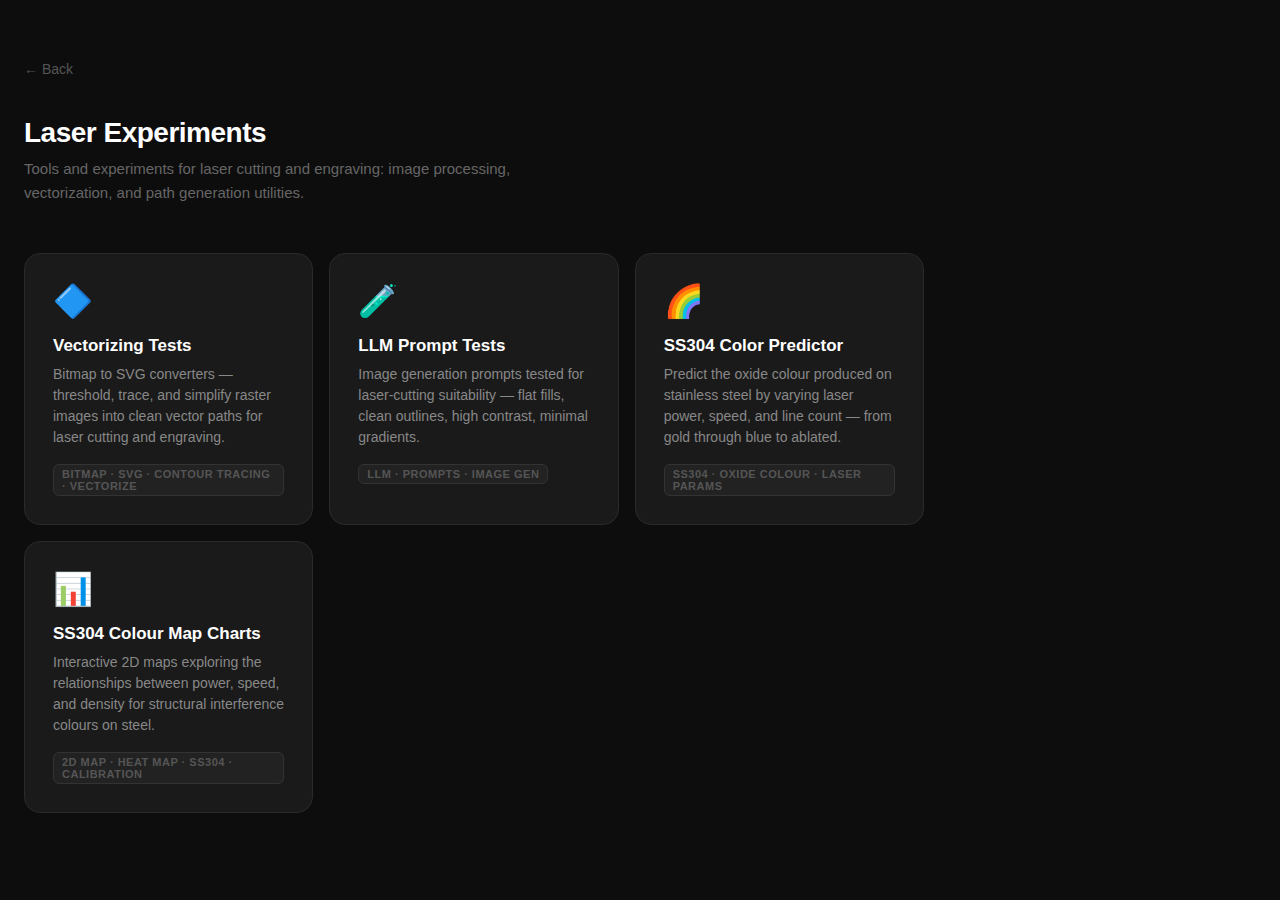
<file: laser-experiments/index.html>
<!DOCTYPE html>
<html>
<head>
  <meta charset="utf-8">
  <meta name="viewport" content="width=device-width, initial-scale=1">
  <title>Laser Experiments</title>
  <style>
    * { margin: 0; padding: 0; box-sizing: border-box; }
    body { background: #0d0d0d; color: #fff; font-family: -apple-system, BlinkMacSystemFont, 'Segoe UI', sans-serif; min-height: 100vh; padding: 60px 24px; }
    a.back { display: inline-block; margin-bottom: 40px; color: #555; text-decoration: none; font-size: 14px; }
    a.back:hover { color: #aaa; }
    h1 { font-size: 28px; font-weight: 700; margin-bottom: 8px; letter-spacing: -0.5px; }
    p.subtitle { color: #666; font-size: 15px; margin-bottom: 48px; max-width: 560px; line-height: 1.6; }
    .grid { display: grid; grid-template-columns: repeat(auto-fill, minmax(280px, 1fr)); gap: 16px; max-width: 900px; }
    a.card { display: block; background: #1a1a1a; border: 1px solid #2a2a2a; border-radius: 16px; padding: 28px; text-decoration: none; color: inherit; transition: border-color 0.15s, background 0.15s; }
    a.card:hover { background: #222; border-color: #444; }
    .card-icon { font-size: 32px; margin-bottom: 16px; }
    .card h2 { font-size: 17px; font-weight: 600; margin-bottom: 8px; }
    .card p { font-size: 14px; color: #888; line-height: 1.5; }
    .tag { display: inline-block; margin-top: 16px; font-size: 11px; font-weight: 600; text-transform: uppercase; letter-spacing: 0.5px; color: #555; background: #222; border: 1px solid #333; padding: 3px 8px; border-radius: 6px; }
  </style>
</head>
<body>
  <a class="back" href="../">← Back</a>
  <h1>Laser Experiments</h1>
  <p class="subtitle">Tools and experiments for laser cutting and engraving: image processing, vectorization, and path generation utilities.</p>

  <div class="grid">
    <a class="card" href="vectorizing-tests/">
      <div class="card-icon">🔷</div>
      <h2>Vectorizing Tests</h2>
      <p>Bitmap to SVG converters — threshold, trace, and simplify raster images into clean vector paths for laser cutting and engraving.</p>
      <span class="tag">Bitmap · SVG · Contour Tracing · Vectorize</span>
    </a>

    <a class="card" href="llm-prompt-test/">
      <div class="card-icon">🧪</div>
      <h2>LLM Prompt Tests</h2>
      <p>Image generation prompts tested for laser-cutting suitability — flat fills, clean outlines, high contrast, minimal gradients.</p>
      <span class="tag">LLM · Prompts · Image Gen</span>
    </a>

    <a class="card" href="ss304-color-predictor/">
      <div class="card-icon">🌈</div>
      <h2>SS304 Color Predictor</h2>
      <p>Predict the oxide colour produced on stainless steel by varying laser power, speed, and line count — from gold through blue to ablated.</p>
      <span class="tag">SS304 · Oxide Colour · Laser Params</span>
    </a>

    <a class="card" href="../learning-lasers/ss304-colours/charts.html">
      <div class="card-icon">📊</div>
      <h2>SS304 Colour Map Charts</h2>
      <p>Interactive 2D maps exploring the relationships between power, speed, and density for structural interference colours on steel.</p>
      <span class="tag">2D Map · Heat Map · SS304 · Calibration</span>
    </a>
  </div>
</body>
</html>
</file>
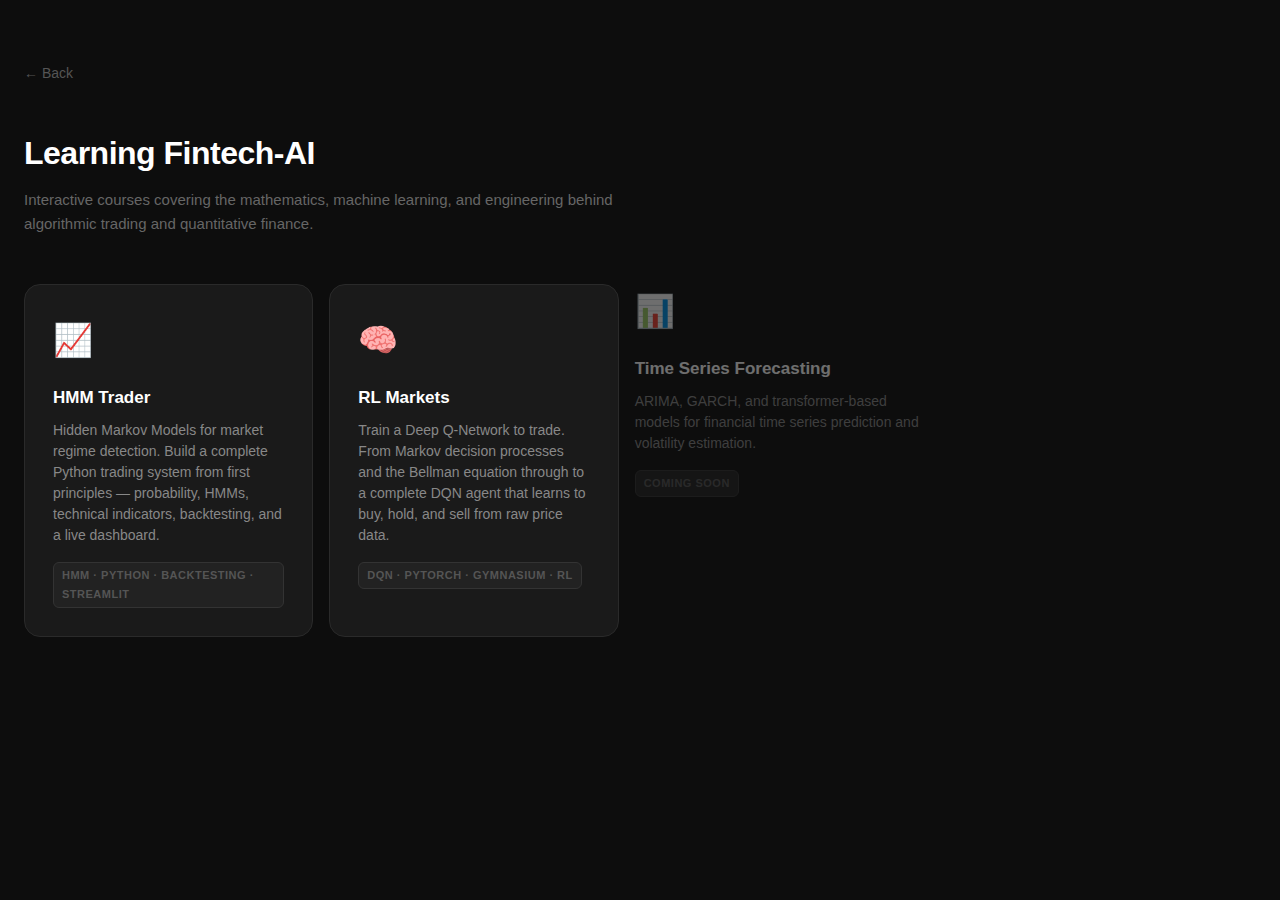
<file: learning-fintech-ai/index.html>
<!DOCTYPE html>
<html lang="en">
<head>
<meta charset="UTF-8">
<meta name="viewport" content="width=device-width, initial-scale=1.0">
<title>Learning Fintech-AI</title>
<style>
  * { margin: 0; padding: 0; box-sizing: border-box; }
  body { background: #0d0d0d; color: #fff; font-family: -apple-system, BlinkMacSystemFont, 'Segoe UI', sans-serif; font-size: 15px; line-height: 1.7; min-height: 100vh; padding: 60px 24px 80px; }
  a.back { display: inline-block; margin-bottom: 40px; color: #555; text-decoration: none; font-size: 14px; }
  a.back:hover { color: #aaa; }
  h1 { font-size: 32px; font-weight: 800; margin-bottom: 8px; letter-spacing: -0.5px; }
  .subtitle { color: #666; font-size: 15px; margin-bottom: 48px; max-width: 600px; line-height: 1.6; }
  .grid { display: grid; grid-template-columns: repeat(auto-fill, minmax(280px, 1fr)); gap: 16px; max-width: 900px; }
  a.card { display: block; background: #1a1a1a; border: 1px solid #2a2a2a; border-radius: 16px; padding: 28px; text-decoration: none; color: inherit; transition: border-color 0.15s, background 0.15s; }
  a.card:hover { background: #222; border-color: #444; }
  .card-icon { font-size: 32px; margin-bottom: 16px; }
  .card h2 { font-size: 17px; font-weight: 600; margin-bottom: 8px; }
  .card p { font-size: 14px; color: #888; line-height: 1.5; }
  .tag { display: inline-block; margin-top: 16px; font-size: 11px; font-weight: 600; text-transform: uppercase; letter-spacing: 0.5px; color: #555; background: #222; border: 1px solid #333; padding: 3px 8px; border-radius: 6px; }
  .soon { opacity: 0.4; pointer-events: none; }
</style>
</head>
<body>
<a class="back" href="../">← Back</a>
<h1>Learning Fintech-AI</h1>
<p class="subtitle">Interactive courses covering the mathematics, machine learning, and engineering behind algorithmic trading and quantitative finance.</p>

<div class="grid">
  <a class="card" href="hmm-trader/">
    <div class="card-icon">📈</div>
    <h2>HMM Trader</h2>
    <p>Hidden Markov Models for market regime detection. Build a complete Python trading system from first principles — probability, HMMs, technical indicators, backtesting, and a live dashboard.</p>
    <span class="tag">HMM · Python · Backtesting · Streamlit</span>
  </a>

  <a class="card" href="rl-markets/">
    <div class="card-icon">🧠</div>
    <h2>RL Markets</h2>
    <p>Train a Deep Q-Network to trade. From Markov decision processes and the Bellman equation through to a complete DQN agent that learns to buy, hold, and sell from raw price data.</p>
    <span class="tag">DQN · PyTorch · Gymnasium · RL</span>
  </a>

  <div class="card soon">
    <div class="card-icon">📊</div>
    <h2>Time Series Forecasting</h2>
    <p>ARIMA, GARCH, and transformer-based models for financial time series prediction and volatility estimation.</p>
    <span class="tag">Coming soon</span>
  </div>
</div>
</body>
</html>
</file>
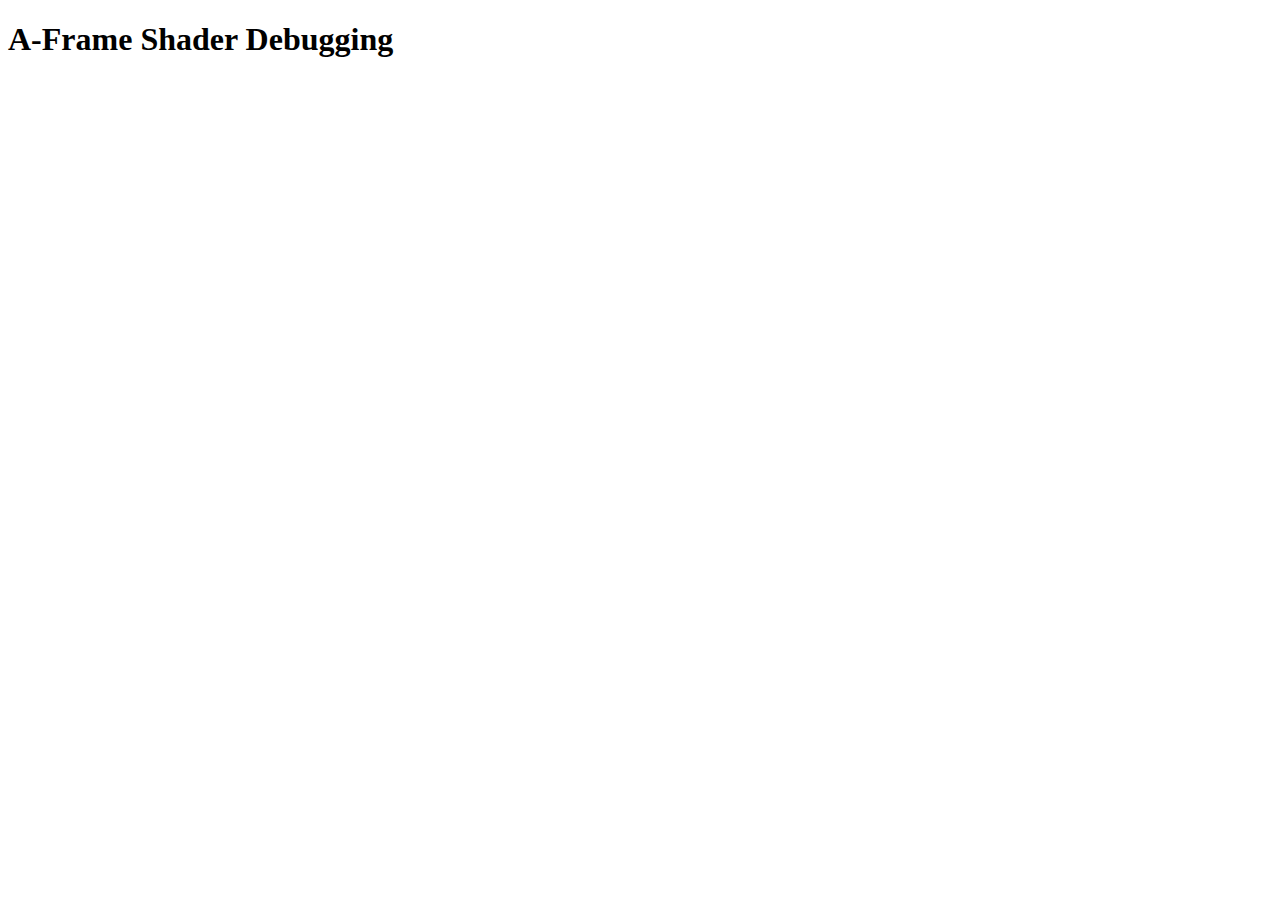
<file: experiments/webxr/compatibility-tests/aframeshaderbroken.html>
<!DOCTYPE html>
<html lang="en">
<head>
  <meta charset="UTF-8">
  <meta name="viewport" content="width=device-width, initial-scale=1.0">
  <title>Shader Debugging in A-Frame</title>
  <script src="https://aframe.io/releases/1.2.0/aframe.min.js"></script>
  <script>
    // Register custom shader
    AFRAME.registerShader('debug-shader', {
      schema: {
        uColor: { type: 'color', default: '#ff0000' }
      },
      vertexShader: `
        varying vec2 vUV;
        void main() {
          vUV = uv;
          gl_Position = projectionMatrix * modelViewMatrix * vec4(position, 1.0);
        }
      `,
      fragmentShader: `
        uniform vec3 uColor;
        void main() {
          // Apply a solid color to see if the fragment shader works
          gl_FragColor = vec4(uColor, 1.0);
        }
      `,
      update: function (data) {
        // Log the color uniform to verify it’s being set correctly
        console.log('Color uniform passed to shader:', data.uColor);
      }
    });
  </script>
</head>
<body>
  <h1>A-Frame Shader Debugging</h1>

  <a-scene>
    <a-light type="ambient" color="#ffffff" intensity="0.5"></a-light>
    <a-light type="directional" color="#ffffff" position="1 1 -1" intensity="1"></a-light>

    <!-- Box entity using the debug shader -->
    <a-box position="0 1 -5" width="2" height="2" depth="2" material="shader: debug-shader; uColor: 0 1 0"></a-box>
  </a-scene>
</body>
</html>
</file>
